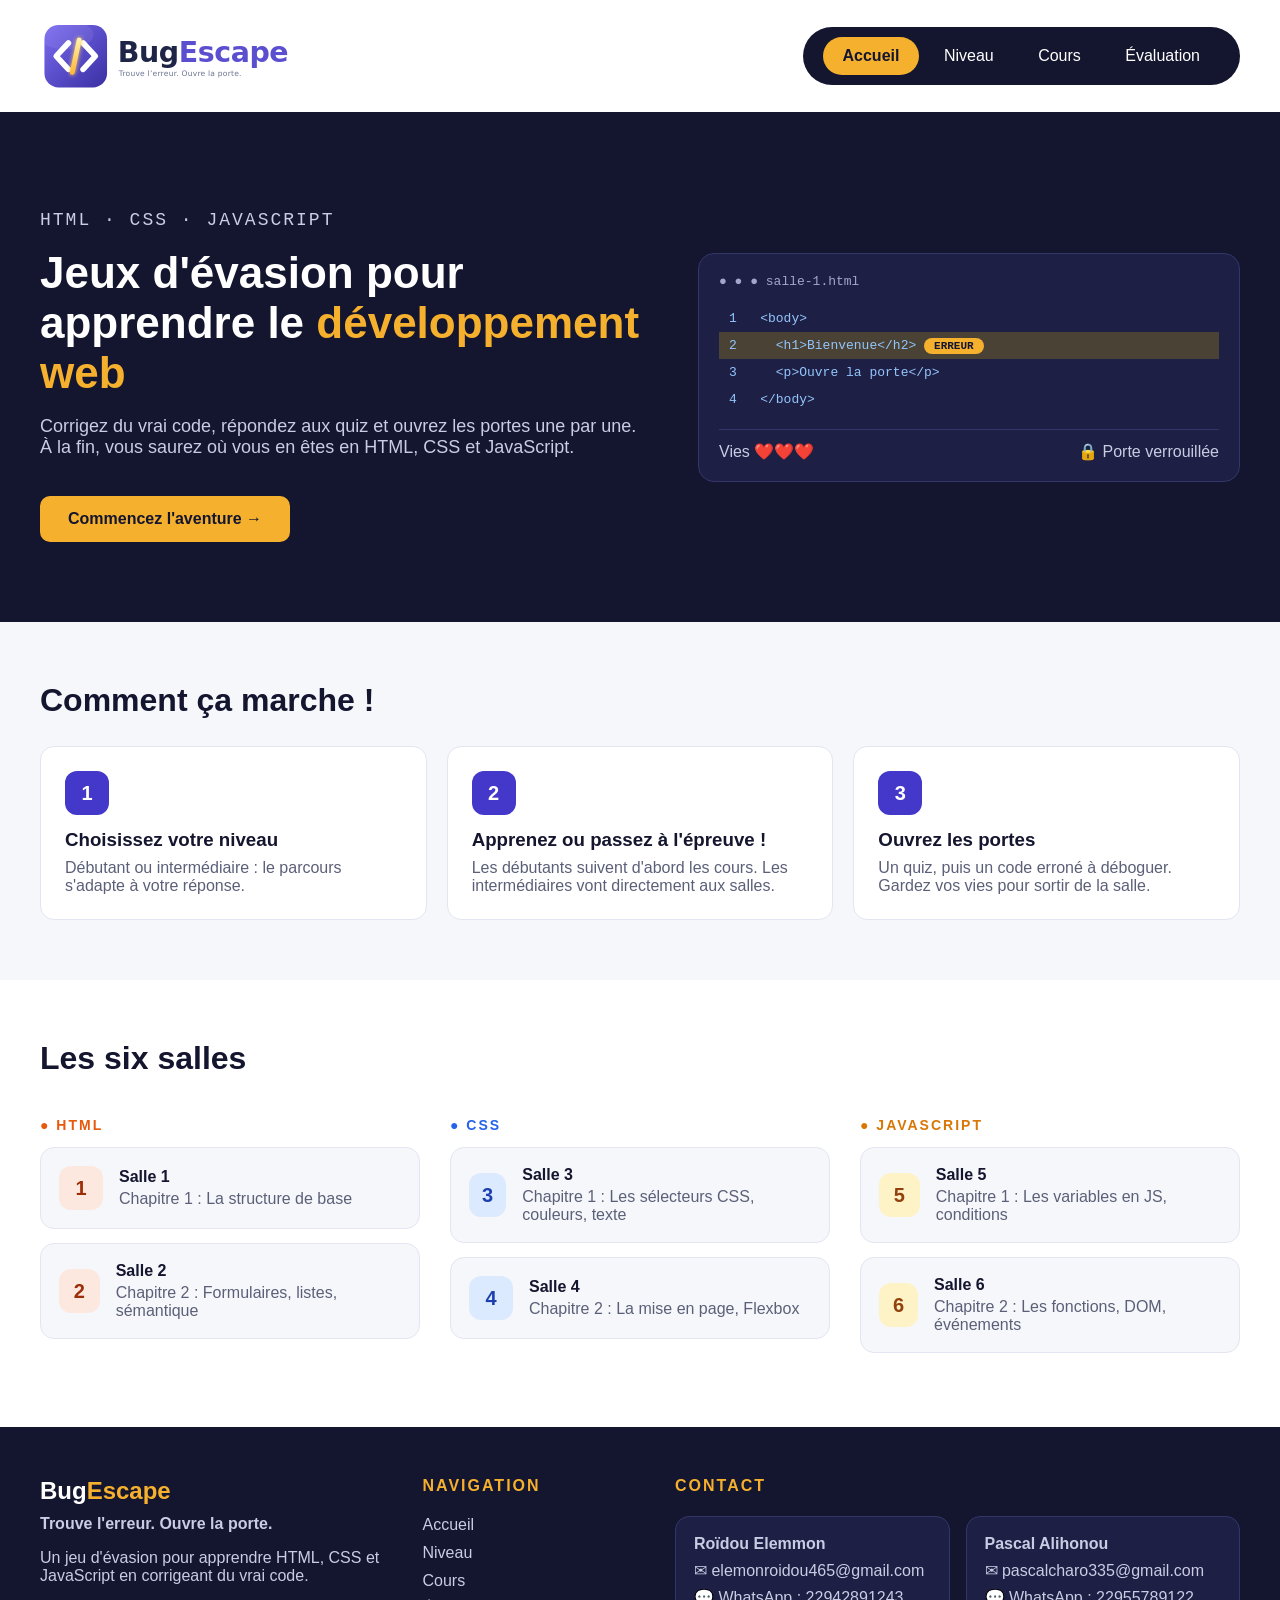
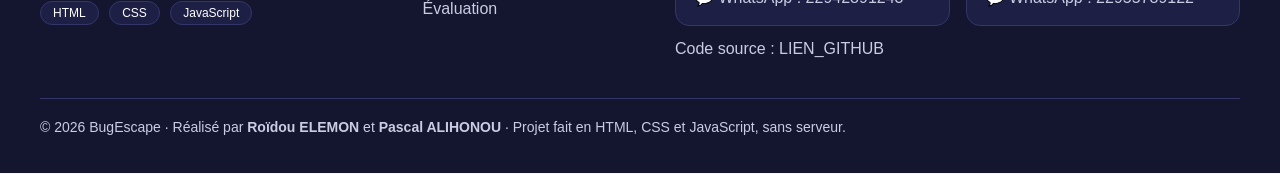
<file: index.html>
<!doctype html>
<html lang="fr">
  <head>
    <meta charset="UTF-8" />
    <meta name="viewport" content="width=device-width, initial-scale=1" />
    <title>BugEscape</title>
    <link rel="stylesheet" href="style.css" />
  </head>
  <body>
    <!-- EN-TÊTE : logo + slogan, et menu -->
    <header>
      <div class="logo">
        <img src="images/logo-horizontal.svg" alt="Logo BugEscape" />
      </div>

      <nav>
        <a href="index.html" class="actif">Accueil</a>
        <a href="niveau.html">Niveau</a>
        <a href="cours.html">Cours</a>
        <a href="evaluation.html">Évaluation</a>
      </nav>
    </header>

    <!-- SECTION D'ACCUEIL : texte à gauche, aperçu du code à droite -->
    <section class="accueil">
      <div class="accueil-texte">
        <p class="surtitre">HTML · CSS · JAVASCRIPT</p>
        <h1>
          Jeux d'évasion pour apprendre le
          <span class="or">développement web</span>
        </h1>
        <p>
          Corrigez du vrai code, répondez aux quiz et ouvrez les portes une par
          une. À la fin, vous saurez où vous en êtes en HTML, CSS et JavaScript.
        </p>
        <a href="niveau.html" class="bouton">Commencez l'aventure →</a>
      </div>

      <div class="apercu">
        <p class="nom-fichier">● ● ● salle-1.html</p>

        <div class="code">
          <p>1 &nbsp; &lt;body&gt;</p>
          <p class="erreur">
            2 &nbsp;&nbsp;&nbsp; &lt;h1&gt;Bienvenue&lt;/h2&gt;
            <span class="etiquette">ERREUR</span>
          </p>
          <p>3 &nbsp;&nbsp;&nbsp; &lt;p&gt;Ouvre la porte&lt;/p&gt;</p>
          <p>4 &nbsp; &lt;/body&gt;</p>
        </div>

        <div class="etat">
          <span>Vies ❤️❤️❤️</span>
          <span>🔒 Porte verrouillée</span>
        </div>
      </div>
    </section>

    <!-- COMMENT ÇA MARCHE -->
    <section class="etapes">
      <h2>Comment ça marche !</h2>
      <div class="cartes">
        <div class="carte">
          <span class="numero">1</span>
          <h3>Choisissez votre niveau</h3>
          <p>
            Débutant ou intermédiaire : le parcours s'adapte à votre réponse.
          </p>
        </div>
        <div class="carte">
          <span class="numero">2</span>
          <h3>Apprenez ou passez à l'épreuve !</h3>
          <p>
            Les débutants suivent d'abord les cours. Les intermédiaires vont
            directement aux salles.
          </p>
        </div>
        <div class="carte">
          <span class="numero">3</span>
          <h3>Ouvrez les portes</h3>
          <p>
            Un quiz, puis un code erroné à déboguer. Gardez vos vies pour sortir
            de la salle.
          </p>
        </div>
      </div>
    </section>

    <!-- LES SIX SALLES : trois colonnes -->
    <section class="salles">
      <h2>Les six salles</h2>

      <div class="colonnes">
        <div class="colonne">
          <h3 class="langage html">● HTML</h3>
          <div class="salle html">
            <span class="numero">1</span>
            <div>
              <strong>Salle 1</strong>
              <p>Chapitre 1 : La structure de base</p>
            </div>
          </div>
          <div class="salle html">
            <span class="numero">2</span>
            <div>
              <strong>Salle 2</strong>
              <p>Chapitre 2 : Formulaires, listes, sémantique</p>
            </div>
          </div>
        </div>

        <div class="colonne">
          <h3 class="langage css">● CSS</h3>
          <div class="salle css">
            <span class="numero">3</span>
            <div>
              <strong>Salle 3</strong>
              <p>Chapitre 1 : Les sélecteurs CSS, couleurs, texte</p>
            </div>
          </div>
          <div class="salle css">
            <span class="numero">4</span>
            <div>
              <strong>Salle 4</strong>
              <p>Chapitre 2 : La mise en page, Flexbox</p>
            </div>
          </div>
        </div>

        <div class="colonne">
          <h3 class="langage js">● JAVASCRIPT</h3>
          <div class="salle js">
            <span class="numero">5</span>
            <div>
              <strong>Salle 5</strong>
              <p>Chapitre 1 : Les variables en JS, conditions</p>
            </div>
          </div>
          <div class="salle js">
            <span class="numero">6</span>
            <div>
              <strong>Salle 6</strong>
              <p>Chapitre 2 : Les fonctions, DOM, événements</p>
            </div>
          </div>
        </div>
      </div>
    </section>

    <!-- PIED DE PAGE -->
    <footer>
      <div class="pied-haut">
        <div class="pied-marque">
          <h3>Bug<span class="or">Escape</span></h3>
          <strong>Trouve l'erreur. Ouvre la porte.</strong>
          <p>
            Un jeu d'évasion pour apprendre HTML, CSS et JavaScript en
            corrigeant du vrai code.
          </p>
          <p>
            <span class="pastille">HTML</span>
            <span class="pastille">CSS</span>
            <span class="pastille">JavaScript</span>
          </p>
        </div>

        <div class="pied-nav">
          <h4>NAVIGATION</h4>
          <a href="index.html">Accueil</a>
          <a href="niveau.html">Niveau</a>
          <a href="cours.html">Cours</a>
          <a href="evaluation.html">Évaluation</a>
        </div>

        <div class="pied-contact">
          <h4>CONTACT</h4>
          <div class="cartes-contact">
            <div class="carte-contact">
              <strong>Roïdou Elemmon</strong>
              <a href="mailto:elemonroidou465@gmail.com">✉ elemonroidou465@gmail.com</a>
              <a href="https://wa.me/22942891243"
                >💬 WhatsApp : 22942891243</a
              >
            </div>
            <div class="carte-contact">
              <strong>Pascal Alihonou</strong>
              <a href="mailto:pascalcharo335@gmail.com">✉ pascalcharo335@gmail.com</a>
              <a href="https://wa.me/22955789122"
                >💬 WhatsApp : 22955789122</a
              >
            </div>
          </div>
          <a href="LIEN_GITHUB">Code source : LIEN_GITHUB</a>
        </div>
      </div>

      <p class="pied-bas">
        © 2026 BugEscape · Réalisé par <strong>Roïdou ELEMON</strong> et
        <strong>Pascal ALIHONOU</strong> · Projet fait en HTML, CSS et
        JavaScript, sans serveur.
      </p>
    </footer>
  </body>
</html>
</file>
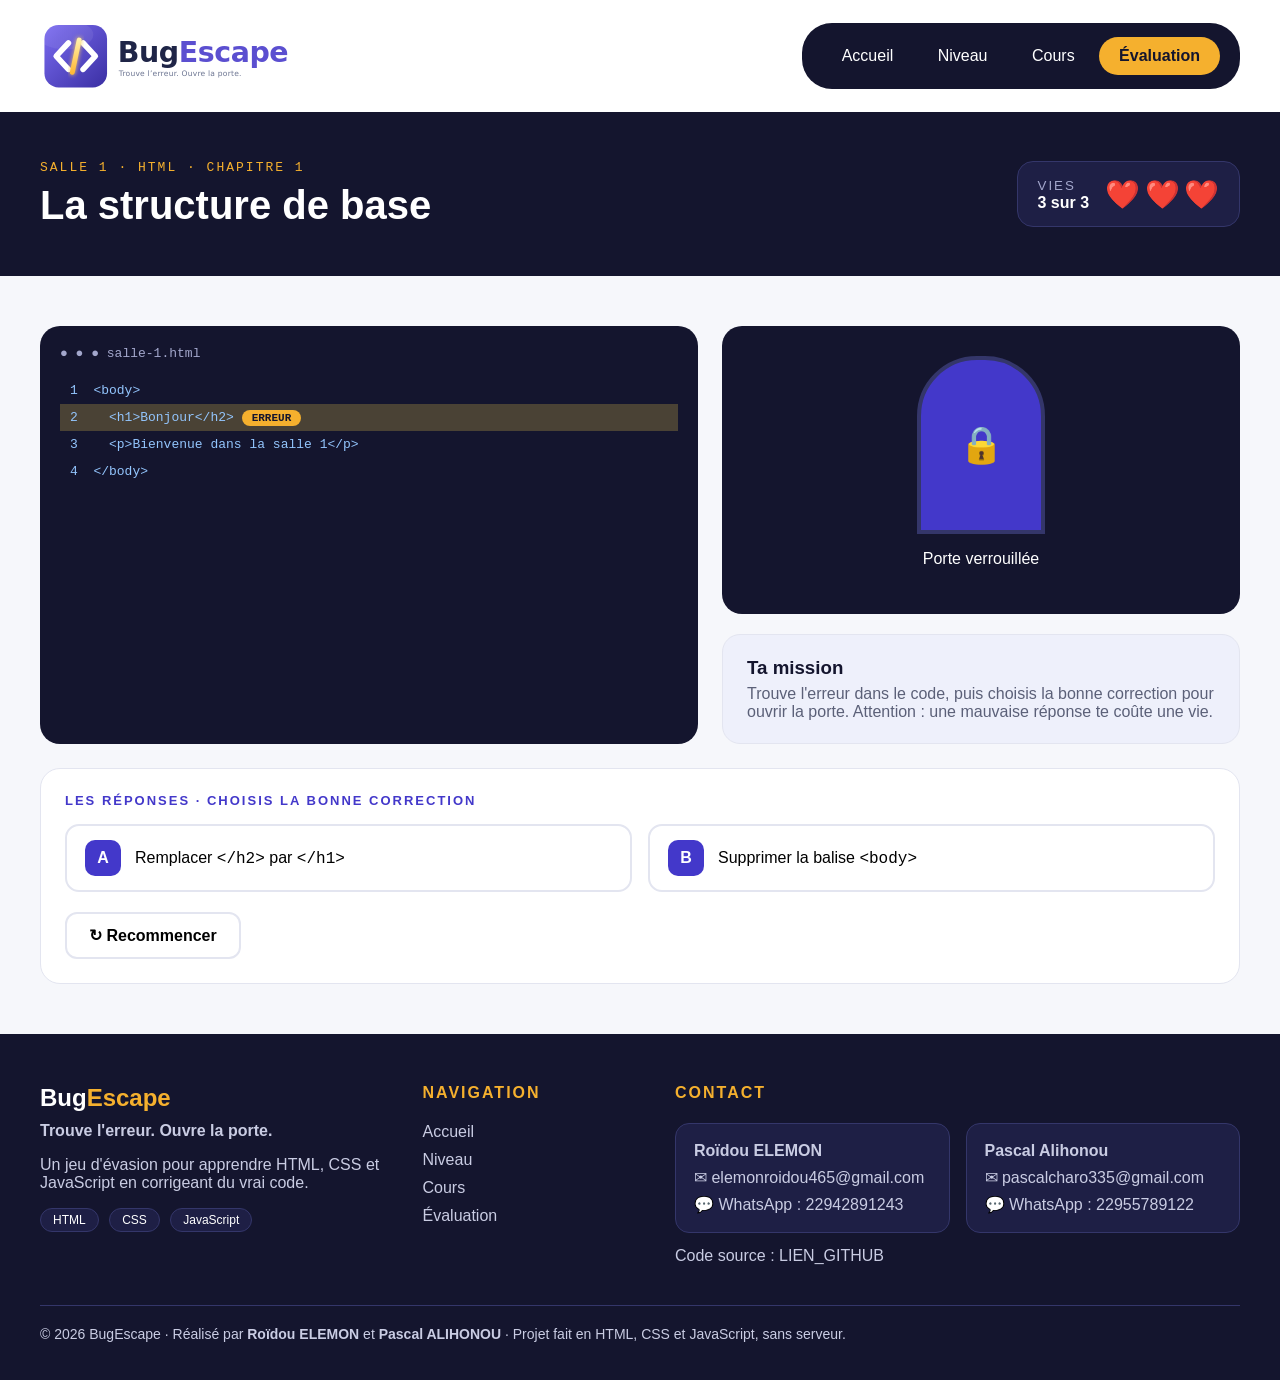
<file: evaluation.html>
<!doctype html>
<html lang="fr">
  <head>
    <meta charset="UTF-8" />
    <meta name="viewport" content="width=device-width, initial-scale=1" />
    <title>Évaluation – BugEscape</title>
    <link rel="stylesheet" href="evaluation.css" />
    <script src="evaluation.js" defer></script>
  </head>
  <body>
    <!-- EN-TÊTE : le lien actif est maintenant "Évaluation" -->
    <header>
      <div class="logo">
        <img src="images/logo-horizontal.svg" alt="BugEscape" />
      </div>
      <nav>
        <a href="index.html">Accueil</a>
        <a href="niveau.html">Niveau</a>
        <a href="cours.html">Cours</a>
        <a href="evaluation.html" class="actif">Évaluation</a>
      </nav>
    </header>

    <!-- BANDEAU : nom de la salle à gauche, vies à droite -->
    <section class="bandeau">
      <div>
        <p class="surtitre" id="sous-titre-salle">
          SALLE 1 · HTML · CHAPITRE 1
        </p>
        <h1 id="titre-salle">La structure de base</h1>
      </div>

      <div class="vies-boite">
        <div>
          <small>VIES</small><br />
          <strong id="vies-texte">3 sur 3</strong>
        </div>
        <div id="vies">
          <span class="coeur">❤️</span>
          <span class="coeur">❤️</span>
          <span class="coeur">❤️</span>
        </div>
      </div>
    </section>

    <!-- ZONE DE JEU -->
    <section class="evaluation">
      <div class="jeu">
        <!-- Le code à corriger -->
        <div class="fenetre-code">
          <p class="nom-fichier">
            ● ● ● <span id="nom-fichier">salle-1.html</span>
          </p>
          <div class="code" id="code">
            <p>1 &nbsp; &lt;body&gt;</p>
            <p class="erreur" id="ligne-erreur">
              2 &nbsp;&nbsp;&nbsp; &lt;h1&gt;Bonjour&lt;/h2&gt;
              <span class="etiquette" id="etiquette">ERREUR</span>
            </p>
            <p>
              3 &nbsp;&nbsp;&nbsp; &lt;p&gt;Bienvenue dans la salle 1&lt;/p&gt;
            </p>
            <p>4 &nbsp; &lt;/body&gt;</p>
          </div>
        </div>

        <!-- Côté droit : la porte et le message -->
        <div class="cote-droit">
          <div class="porte-boite">
            <div class="porte" id="porte">🔒</div>
            <p id="etat-porte">Porte verrouillée</p>
          </div>

          <div class="message" id="message">
            <h3 id="message-titre">Ta mission</h3>
            <p id="message-texte">
              Trouve l'erreur dans le code, puis choisis la bonne correction
              pour ouvrir la porte. Attention : une mauvaise réponse te coûte
              une vie.
            </p>
          </div>
        </div>
      </div>

      <!-- Les réponses -->
      <div class="reponses-boite">
        <p class="titre-reponses">LES RÉPONSES · CHOISIS LA BONNE CORRECTION</p>

        <div class="liste-reponses">
          <button class="reponse" id="reponse-a">
            <span class="lettre">A</span>
            <span
              >Remplacer <code>&lt;/h2&gt;</code> par
              <code>&lt;/h1&gt;</code></span
            >
          </button>
          <button class="reponse" id="reponse-b">
            <span class="lettre">B</span>
            <span>Supprimer la balise <code>&lt;body&gt;</code></span>
          </button>
        </div>

        <div class="boutons">
          <button class="btn-recommencer" id="btn-recommencer">
            ↻ Recommencer
          </button>
          <button class="btn-suivant" id="btn-suivant" hidden>
            Salle suivante →
          </button>
        </div>
      </div>
    </section>

    <!-- PIED DE PAGE : identique à index.html -->
    <footer>
      <div class="pied-haut">
        <div class="pied-marque">
          <h3>Bug<span class="or">Escape</span></h3>
          <strong>Trouve l'erreur. Ouvre la porte.</strong>
          <p>
            Un jeu d'évasion pour apprendre HTML, CSS et JavaScript en
            corrigeant du vrai code.
          </p>
          <p>
            <span class="pastille">HTML</span>
            <span class="pastille">CSS</span>
            <span class="pastille">JavaScript</span>
          </p>
        </div>

        <div class="pied-nav">
          <h4>NAVIGATION</h4>
          <a href="index.html">Accueil</a>
          <a href="niveau.html">Niveau</a>
          <a href="cours.html">Cours</a>
          <a href="evaluation.html">Évaluation</a>
        </div>

        <div class="pied-contact">
          <h4>CONTACT</h4>
          <div class="cartes-contact">
            <div class="carte-contact">
              <strong>Roïdou ELEMON</strong>
              <a href="mailto:elemonroidou465@gmail.com">✉ elemonroidou465@gmail.com</a>
              <a href="https://wa.me/22942891243"
                >💬 WhatsApp : 22942891243</a
              >
            </div>
            <div class="carte-contact">
              <strong>Pascal Alihonou</strong>
              <a href="mailto:pascalcharo335@gmail.com">✉ pascalcharo335@gmail.com</a>
              <a href="https://wa.me/22955789122"
                >💬 WhatsApp : 22955789122</a
              >
            </div>
          </div>
          <a href="LIEN_GITHUB">Code source : LIEN_GITHUB</a>
        </div>
      </div>

      <p class="pied-bas">
        © 2026 BugEscape · Réalisé par <strong>Roïdou ELEMON</strong> et
        <strong>Pascal ALIHONOU</strong> · Projet fait en HTML, CSS et
        JavaScript, sans serveur.
      </p>
    </footer>
  </body>
</html>
</file>
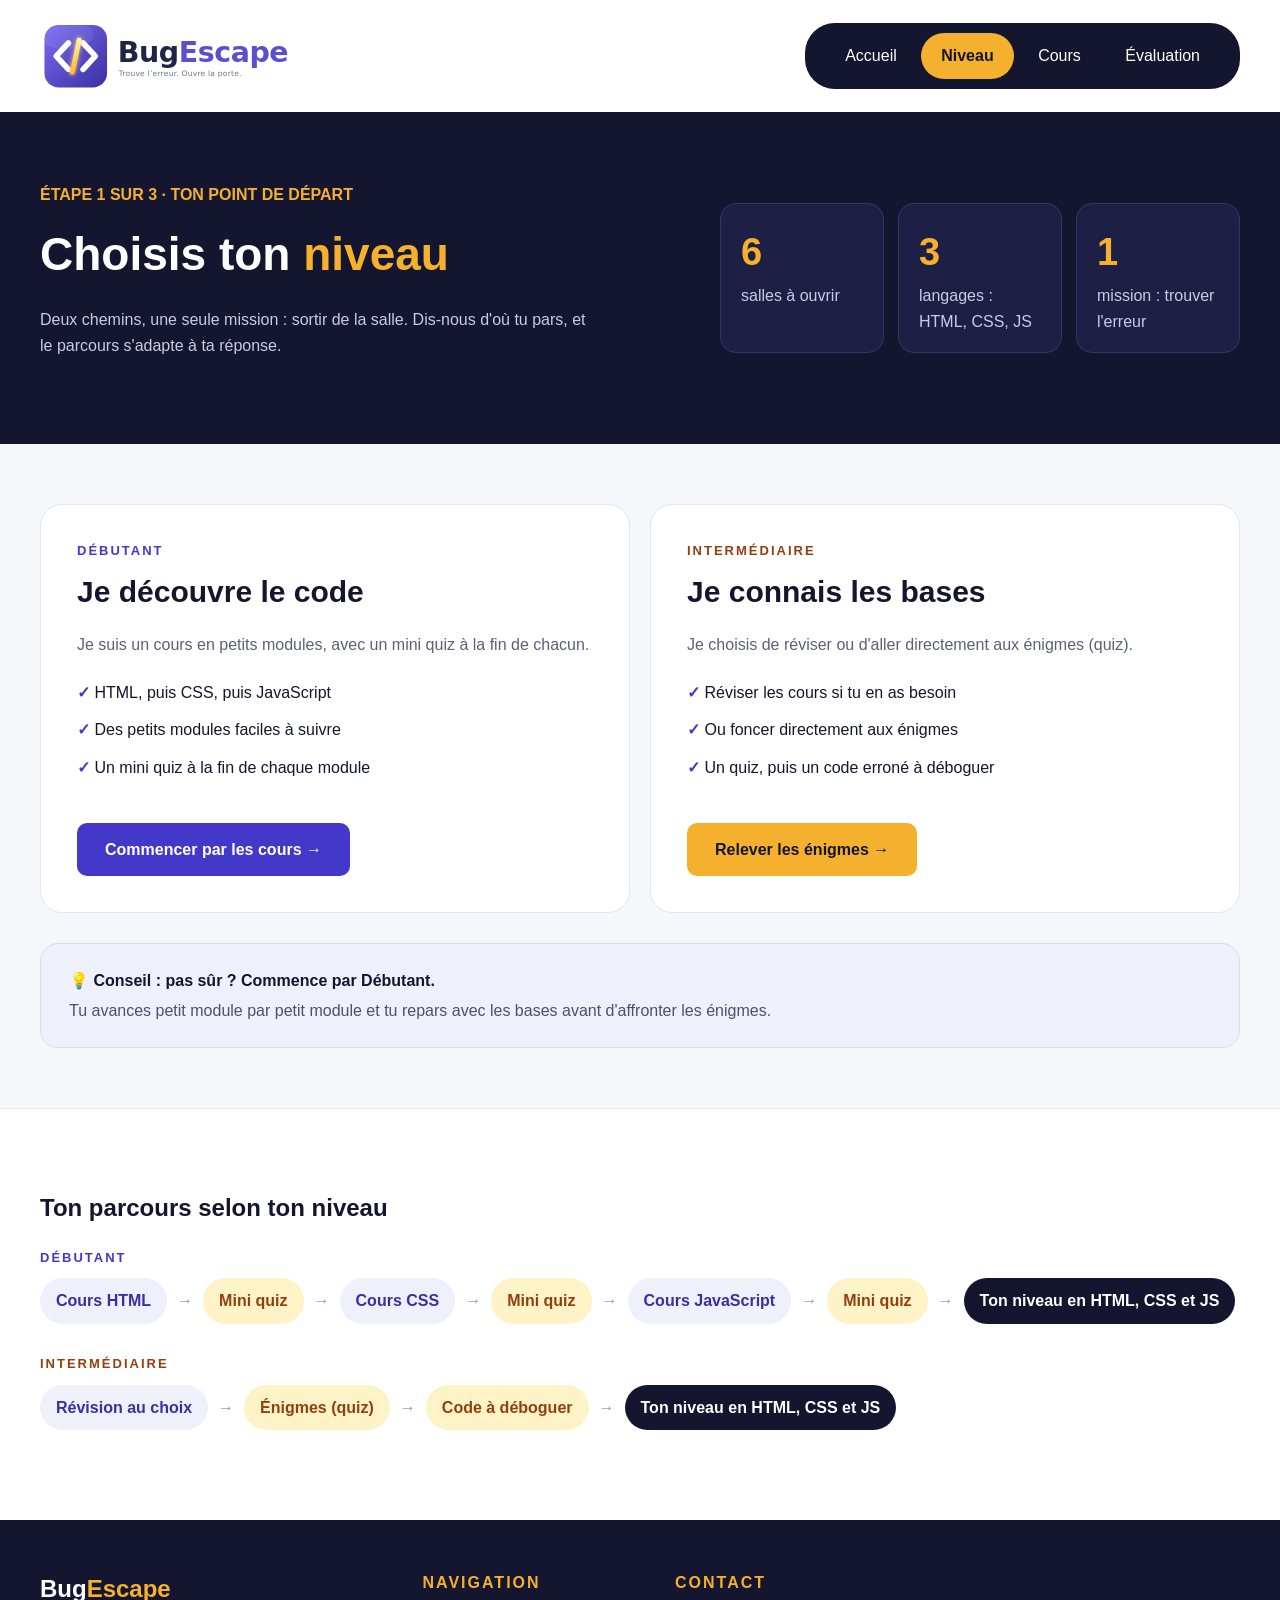
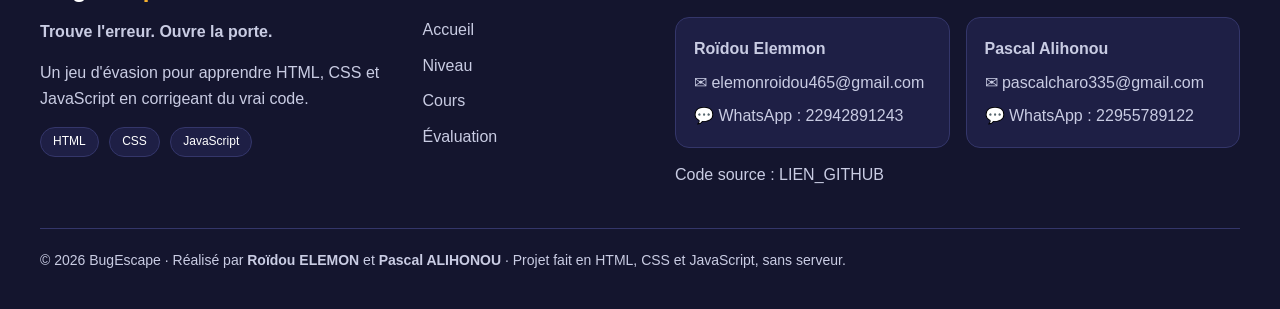
<file: niveau.html>
<!doctype html>
<html lang="fr">
  <head>
    <meta charset="UTF-8" />
    <meta name="viewport" content="width=device-width, initial-scale=1" />
    <title>BugEscape - Niveau</title>
    <link rel="stylesheet" href="niveau.css" />
  </head>
  <body>
    <!-- EN-TÊTE -->
    <header>
      <img src="images/logo-horizontal.svg" alt="BugEscape" class="logo" />
      <nav>
        <a href="index.html">Accueil</a>
        <a href="niveau.html" class="actif">Niveau</a>
        <a href="cours.html">Cours</a>
        <a href="evaluation.html">Évaluation</a>
      </nav>
    </header>

    <!-- TITRE DE LA PAGE + 3 CHIFFRES -->
    <section class="titre-page">
      <div class="titre-texte">
        <p class="surtitre">ÉTAPE 1 SUR 3 · TON POINT DE DÉPART</p>
        <h1>Choisis ton <span class="or">niveau</span></h1>
        <p>
          Deux chemins, une seule mission : sortir de la salle. Dis-nous d'où tu
          pars, et le parcours s'adapte à ta réponse.
        </p>
      </div>

      <div class="chiffres">
        <div class="chiffre"><strong>6</strong> salles à ouvrir</div>
        <div class="chiffre"><strong>3</strong> langages : HTML, CSS, JS</div>
        <div class="chiffre"><strong>1</strong> mission : trouver l'erreur</div>
      </div>
    </section>

    <!-- LES DEUX NIVEAUX -->
    <section class="niveaux">
      <div class="cartes">
        <article class="carte-niveau">
          <p class="etiquette bleu">DÉBUTANT</p>
          <h2>Je découvre le code</h2>
          <p class="description">
            Je suis un cours en petits modules, avec un mini quiz à la fin de
            chacun.
          </p>
          <ul>
            <li>HTML, puis CSS, puis JavaScript</li>
            <li>Des petits modules faciles à suivre</li>
            <li>Un mini quiz à la fin de chaque module</li>
          </ul>
          <a href="cours.html" class="bouton bleu">Commencer par les cours →</a>
        </article>

        <article class="carte-niveau">
          <p class="etiquette brun">INTERMÉDIAIRE</p>
          <h2>Je connais les bases</h2>
          <p class="description">
            Je choisis de réviser ou d'aller directement aux énigmes (quiz).
          </p>
          <ul>
            <li>Réviser les cours si tu en as besoin</li>
            <li>Ou foncer directement aux énigmes</li>
            <li>Un quiz, puis un code erroné à déboguer</li>
          </ul>
          <a href="evaluation.html" class="bouton">Relever les énigmes →</a>
        </article>
      </div>

      <!-- CONSEIL -->
      <div class="conseil">
        <strong>💡 Conseil : pas sûr ? Commence par Débutant.</strong>
        <p>
          Tu avances petit module par petit module et tu repars avec les bases
          avant d'affronter les énigmes.
        </p>
      </div>
    </section>

    <!-- PARCOURS -->
    <section class="parcours">
      <h2>Ton parcours selon ton niveau</h2>

      <p class="etiquette bleu">DÉBUTANT</p>
      <div class="etapes-ligne">
        <span class="cours-etape">Cours HTML</span> →
        <span class="quiz-etape">Mini quiz</span> →
        <span class="cours-etape">Cours CSS</span> →
        <span class="quiz-etape">Mini quiz</span> →
        <span class="cours-etape">Cours JavaScript</span> →
        <span class="quiz-etape">Mini quiz</span> →
        <span class="fin-etape">Ton niveau en HTML, CSS et JS</span>
      </div>

      <p class="etiquette brun">INTERMÉDIAIRE</p>
      <div class="etapes-ligne">
        <span class="cours-etape">Révision au choix</span> →
        <span class="quiz-etape">Énigmes (quiz)</span> →
        <span class="quiz-etape">Code à déboguer</span> →
        <span class="fin-etape">Ton niveau en HTML, CSS et JS</span>
      </div>
    </section>

    <!-- PIED DE PAGE -->
    <footer>
      <div class="pied-haut">
        <div class="pied-marque">
          <h3>Bug<span class="or">Escape</span></h3>
          <strong>Trouve l'erreur. Ouvre la porte.</strong>
          <p>
            Un jeu d'évasion pour apprendre HTML, CSS et JavaScript en
            corrigeant du vrai code.
          </p>
          <p>
            <span class="pastille">HTML</span>
            <span class="pastille">CSS</span>
            <span class="pastille">JavaScript</span>
          </p>
        </div>

        <div class="pied-nav">
          <h4>NAVIGATION</h4>
          <a href="index.html">Accueil</a>
          <a href="niveau.html">Niveau</a>
          <a href="cours.html">Cours</a>
          <a href="evaluation.html">Évaluation</a>
        </div>

        <div class="pied-contact">
          <h4>CONTACT</h4>
          <div class="cartes-contact">
            <div class="carte-contact">
              <strong>Roïdou Elemmon</strong>
              <a href="mailto:elemonroidou465@gmail.com"
                >✉ elemonroidou465@gmail.com</a
              >
              <a href="https://wa.me/22942891243">💬 WhatsApp : 22942891243</a>
            </div>
            <div class="carte-contact">
              <strong>Pascal Alihonou</strong>
              <a href="mailto:pascalcharo335@gmail.com"
                >✉ pascalcharo335@gmail.com</a
              >
              <a href="https://wa.me/22955789122">💬 WhatsApp : 22955789122</a>
            </div>
          </div>
          <a href="LIEN_GITHUB">Code source : LIEN_GITHUB </a>
        </div>
      </div>

      <p class="pied-bas">
        © 2026 BugEscape · Réalisé par <strong>Roïdou ELEMON</strong> et
        <strong>Pascal ALIHONOU</strong> · Projet fait en HTML, CSS et
        JavaScript, sans serveur.
      </p>
    </footer>
  </body>
</html>
</file>
<file: style.css>
/* ===== POUR TOUT LE SITE ===== */
body {
    margin: 0;
    font-family: Arial, sans-serif;
    background: #f6f7fb;
    color: #14152e;
}

a {
    text-decoration: none;
}

.or {
    color: #f5b02e;
}

.bleu {
    color: #4338ca;
}


/* ===== EN-TÊTE ET MENU ===== */
header {
    display: flex;
    justify-content: space-between;
    align-items: center;
    flex-wrap: wrap;
    gap: 16px;
    padding: 16px 40px;
    background: white;
}

.logo {
    display: flex;
    align-items: center;
    gap: 12px;
}

.logo img {
    height: 80px;
}

nav {
    background: #14152e;
    padding: 10px 20px;
    border-radius: 30px;
}

nav a {
    display: inline-block;
    padding: 10px 20px;
    color: white;
    border-radius: 30px;
    transition: background 0.3s, color 0.3s;
}

nav a:hover {
    background: #2b2d5e;
}

nav a.actif {
    background: #f5b02e;
    color: #14152e;
    font-weight: bold;
}


/* ===== SECTION D'ACCUEIL ===== */
.accueil {
    display: flex;
    flex-wrap: wrap;
    align-items: center;
    gap: 50px;
    background: #14152e;
    color: white;
    padding: 80px 40px;
}

.accueil-texte {
    flex: 1 1 400px;
}

.surtitre {
    color: #f5b02e;
    font-family: monospace;
    letter-spacing: 2px;
}

.accueil h1 {
    font-size: 44px;
    margin: 10px 0;
}

.accueil-texte p {
    font-size: 18px;
    color: #c9cce3;
}

.bouton {
    display: inline-block;
    margin-top: 20px;
    padding: 14px 28px;
    background: #f5b02e;
    color: #14152e;
    font-weight: bold;
    border-radius: 10px;
    transition: background 0.3s;
}

.bouton:hover {
    background: #ffc654;
}

/* Aperçu du code à droite */
.apercu {
    flex: 1 1 350px;
    max-width: 500px;
    background: #1e1f45;
    border: 1px solid #34366a;
    border-radius: 16px;
    padding: 20px;
}

.nom-fichier {
    margin: 0 0 16px 0;
    color: #a3a7cc;
    font-family: monospace;
}

.code p {
    margin: 0;
    padding: 6px 10px;
    font-family: monospace;
    color: #93c5fd;
}

.code .erreur {
    background: #4a4235;
}

.etiquette {
    background: #f5b02e;
    color: #14152e;
    font-size: 11px;
    font-weight: bold;
    padding: 2px 10px;
    border-radius: 20px;
}

.etat {
    display: flex;
    justify-content: space-between;
    margin-top: 16px;
    padding-top: 12px;
    border-top: 1px solid #34366a;
    color: #c9cce3;
}


/* ===== COMMENT ÇA MARCHE ===== */
.etapes,
.salles {
    padding: 60px 40px;
}

.etapes h2,
.salles h2 {
    font-size: 32px;
    margin-top: 0;
}

.cartes {
    display: flex;
    flex-wrap: wrap;
    gap: 20px;
}

.carte {
    flex: 1 1 260px;
    background: white;
    padding: 24px;
    border-radius: 14px;
    border: 1px solid #e3e5f0;
}

.carte h3 {
    margin: 14px 0 8px 0;
}

.carte p {
    margin: 0;
    color: #5b6078;
}

.numero {
    display: inline-block;
    width: 44px;
    height: 44px;
    line-height: 44px;
    text-align: center;
    background: #4338ca;
    color: white;
    font-weight: bold;
    font-size: 20px;
    border-radius: 12px;
}


/* ===== LES SIX SALLES ===== */
.salles {
    background: white;
}

.colonnes {
    display: flex;
    flex-wrap: wrap;
    gap: 30px;
}

.colonne {
    flex: 1 1 280px;
}

.langage {
    font-size: 14px;
    letter-spacing: 2px;
}

.salle {
    display: flex;
    align-items: center;
    gap: 16px;
    margin-bottom: 14px;
    padding: 18px;
    background: #f6f7fb;
    border: 1px solid #e3e5f0;
    border-radius: 14px;
}

.salle p {
    margin: 4px 0 0 0;
    color: #5b6078;
}

/* Une couleur par langage */
.langage.html {
    color: #e8590c;
}

.langage.css {
    color: #2563eb;
}

.langage.js {
    color: #d97706;
}

.html .numero {
    background: #fde8e0;
    color: #9c2f0a;
}

.css .numero {
    background: #dbeafe;
    color: #1e40af;
}

.js .numero {
    background: #fef3c7;
    color: #92400e;
}


/* ===== PIED DE PAGE ===== */
footer {
    background: #14152e;
    color: #c9cce3;
    padding: 50px 40px 24px 40px;
}

.pied-haut {
    display: flex;
    flex-wrap: wrap;
    gap: 40px;
}

.pied-marque {
    flex: 1 1 250px;
}

.pied-marque h3 {
    margin: 0 0 10px 0;
    font-size: 24px;
    color: white;
}

.pastille {
    display: inline-block;
    padding: 4px 12px;
    margin-right: 6px;
    background: #1e1f45;
    border: 1px solid #34366a;
    border-radius: 20px;
    font-size: 12px;
    color: white;
}

footer h4 {
    margin-top: 0;
    color: #f5b02e;
    letter-spacing: 2px;
}

.pied-nav {
    flex: 1 1 120px;
}

.pied-nav a {
    display: block;
    margin-bottom: 10px;
}

.pied-contact {
    flex: 2 1 380px;
}

.cartes-contact {
    display: flex;
    flex-wrap: wrap;
    gap: 16px;
    margin-bottom: 14px;
}

.carte-contact {
    flex: 1 1 200px;
    padding: 18px;
    background: #1e1f45;
    border: 1px solid #34366a;
    border-radius: 14px;
}

.carte-contact a {
    display: block;
    margin-top: 8px;
}

footer a {
    color: #c9cce3;
}

footer a:hover {
    color: white;
}

.pied-bas {
    margin-top: 40px;
    padding-top: 20px;
    border-top: 1px solid #34366a;
    font-size: 14px;
}


/* ===== TÉLÉPHONE ===== */
@media (max-width: 600px) {

    header,
    .accueil,
    .etapes,
    .salles,
    footer {
        padding-left: 20px;
        padding-right: 20px;
    }

    .accueil h1 {
        font-size: 32px;
    }
}
</file>
<file: evaluation.css>
/* ===== POUR TOUT LE SITE ===== */
body {
  margin: 0;
  font-family: Arial, sans-serif;
  background: #f6f7fb;
  color: #14152e;
}

a {
  text-decoration: none;
}

.or {
  color: #f5b02e;
}

.bleu {
  color: #4338ca;
}


/* ===== EN-TÊTE ET MENU ===== */
header {
    display: flex;
    justify-content: space-between;
    align-items: center;
    flex-wrap: wrap;
    gap: 16px;
    padding: 16px 40px;
    background: white;
}

.logo {
    display: flex;
    align-items: center;
    gap: 12px;
}

header img,
.logo img {
    height: 80px;
}

nav {
    background: #14152e;
    padding: 14px 20px;
    border-radius: 30px;
}

nav a {
    display: inline-block;
    padding: 10px 20px;
    color: white;
    border-radius: 30px;
    transition: background 0.3s, color 0.3s;
}

nav a:hover {
    background: #2b2d5e;
}

nav a.actif {
    background: #f5b02e;
    color: #14152e;
    font-weight: bold;
}


/* ===== SECTION D'ACCUEIL ===== */
.accueil {
  display: flex;
  flex-wrap: wrap;
  align-items: center;
  gap: 50px;
  background: #14152e;
  color: white;
  padding: 80px 40px;
}

.accueil-texte {
  flex: 1 1 400px;
}

.surtitre {
  color: #f5b02e;
  font-family: monospace;
  letter-spacing: 2px;
}

.accueil h1 {
  font-size: 44px;
  margin: 10px 0;
}

.accueil-texte p {
  font-size: 18px;
  color: #c9cce3;
}

.bouton {
  display: inline-block;
  margin-top: 20px;
  padding: 14px 28px;
  background: #f5b02e;
  color: #14152e;
  font-weight: bold;
  border-radius: 10px;
  transition: background 0.3s;
}

.bouton:hover {
  background: #ffc654;
}

/* Aperçu du code à droite */
.apercu {
  flex: 1 1 350px;
  max-width: 500px;
  background: #1e1f45;
  border: 1px solid #34366a;
  border-radius: 16px;
  padding: 20px;
}

.nom-fichier {
  margin: 0 0 16px 0;
  color: #a3a7cc;
  font-family: monospace;
}

.code p {
  margin: 0;
  padding: 6px 10px;
  font-family: monospace;
  color: #93c5fd;
  white-space: pre-wrap;
}

.code .erreur {
  background: #4a4235;
}

.etiquette {
  background: #f5b02e;
  color: #14152e;
  font-size: 11px;
  font-weight: bold;
  padding: 2px 10px;
  border-radius: 20px;
}

.etat {
  display: flex;
  justify-content: space-between;
  margin-top: 16px;
  padding-top: 12px;
  border-top: 1px solid #34366a;
  color: #c9cce3;
}


/* ===== COMMENT ÇA MARCHE ===== */
.etapes, .salles {
  padding: 60px 40px;
}

.etapes h2, .salles h2 {
  font-size: 32px;
  margin-top: 0;
}

.cartes {
  display: flex;
  flex-wrap: wrap;
  gap: 20px;
}

.carte {
  flex: 1 1 260px;
  background: white;
  padding: 24px;
  border-radius: 14px;
  border: 1px solid #e3e5f0;
}

.carte h3 {
  margin: 14px 0 8px 0;
}

.carte p {
  margin: 0;
  color: #5b6078;
}

.numero {
  display: inline-block;
  width: 44px;
  height: 44px;
  line-height: 44px;
  text-align: center;
  background: #4338ca;
  color: white;
  font-weight: bold;
  font-size: 20px;
  border-radius: 12px;
}


/* ===== LES SIX SALLES ===== */
.salles {
  background: white;
}

.colonnes {
  display: flex;
  flex-wrap: wrap;
  gap: 30px;
}

.colonne {
  flex: 1 1 280px;
}

.langage {
  font-size: 14px;
  letter-spacing: 2px;
}

.salle {
  display: flex;
  align-items: center;
  gap: 16px;
  margin-bottom: 14px;
  padding: 18px;
  background: #f6f7fb;
  border: 1px solid #e3e5f0;
  border-radius: 14px;
}

.salle p {
  margin: 4px 0 0 0;
  color: #5b6078;
}

/* Une couleur par langage */
.langage.html { color: #e8590c; }
.langage.css  { color: #2563eb; }
.langage.js   { color: #d97706; }

.html .numero { background: #fde8e0; color: #9c2f0a; }
.css .numero  { background: #dbeafe; color: #1e40af; }
.js .numero   { background: #fef3c7; color: #92400e; }


/* ===== PAGE ÉVALUATION : BANDEAU ET VIES ===== */
.bandeau {
  display: flex;
  justify-content: space-between;
  align-items: center;
  flex-wrap: wrap;
  gap: 20px;
  background: #14152e;
  color: white;
  padding: 48px 40px;
}

.bandeau h1 {
  margin: 8px 0 0 0;
  font-size: 40px;
}

.surtitre {
  margin: 0;
}

.vies-boite {
  display: flex;
  align-items: center;
  gap: 16px;
  padding: 14px 20px;
  background: #1e1f45;
  border: 1px solid #34366a;
  border-radius: 16px;
}

.vies-boite small {
  color: #a3a7cc;
  letter-spacing: 2px;
}

.coeur {
  font-size: 28px;
}

.coeur.perdu {
  opacity: 0.3;
}


/* ===== PAGE ÉVALUATION : ZONE DE JEU ===== */
.evaluation {
  padding: 50px 40px;
}

.jeu {
  display: flex;
  flex-wrap: wrap;
  gap: 24px;
}

.fenetre-code {
  flex: 1 1 450px;
  background: #14152e;
  border-radius: 20px;
  padding: 20px;
}

.cote-droit {
  flex: 1 1 350px;
  display: flex;
  flex-direction: column;
  gap: 20px;
}

.code .corrige {
  background: #1f3d36;
}

.etiquette.vert {
  background: #86efac;
}

.porte-boite {
  background: #14152e;
  color: white;
  border-radius: 20px;
  padding: 30px;
  text-align: center;
}

.porte {
  width: 120px;
  height: 170px;
  margin: 0 auto 14px auto;
  display: flex;
  align-items: center;
  justify-content: center;
  font-size: 36px;
  background: #4338ca;
  border: 4px solid #34366a;
  border-radius: 60px 60px 0 0;
  transition: background 0.5s;
}

.porte.ouverte {
  background: #f5b02e;
}

.message {
  padding: 22px 24px;
  background: #eef0fb;
  border: 1px solid #e3e5f0;
  border-radius: 18px;
}

.message h3 {
  margin: 0 0 6px 0;
}

.message p {
  margin: 0;
  color: #5b6078;
}

.message.succes {
  background: #e0f8e9;
  border-color: #86e0a8;
}

.message.echec {
  background: #ffeaea;
  border-color: #f5b5b5;
}


/* ===== PAGE ÉVALUATION : LES RÉPONSES ===== */
.reponses-boite {
  margin-top: 24px;
  padding: 24px;
  background: white;
  border: 1px solid #e3e5f0;
  border-radius: 20px;
}

.titre-reponses {
  margin: 0 0 16px 0;
  font-size: 13px;
  font-weight: bold;
  letter-spacing: 2px;
  color: #4338ca;
}

.liste-reponses {
  display: flex;
  flex-wrap: wrap;
  gap: 16px;
}

.reponse {
  flex: 1 1 300px;
  display: flex;
  align-items: center;
  gap: 14px;
  padding: 14px 18px;
  background: white;
  border: 2px solid #e3e5f0;
  border-radius: 14px;
  font-family: Arial, sans-serif;
  font-size: 16px;
  text-align: left;
  cursor: pointer;
  transition: border-color 0.3s, background 0.3s;
}

.reponse:hover {
  border-color: #4338ca;
}

.reponse:disabled {
  cursor: not-allowed;
}

.reponse.bonne {
  background: #e0f8e9;
  border-color: #22c55e;
}

.reponse.mauvaise {
  background: #ffe4e4;
  border-color: #f87171;
}

.lettre {
  width: 36px;
  height: 36px;
  line-height: 36px;
  text-align: center;
  background: #4338ca;
  color: white;
  font-weight: bold;
  border-radius: 10px;
}

.boutons {
  display: flex;
  justify-content: space-between;
  margin-top: 20px;
}

.btn-recommencer, .btn-suivant {
  padding: 12px 22px;
  border-radius: 12px;
  font-size: 16px;
  font-weight: bold;
  cursor: pointer;
}

.btn-recommencer {
  background: white;
  border: 2px solid #e3e5f0;
}

.btn-suivant {
  background: #f5b02e;
  border: none;
}


/* ===== PIED DE PAGE ===== */
footer {
  background: #14152e;
  color: #c9cce3;
  padding: 50px 40px 24px 40px;
}

.pied-haut {
  display: flex;
  flex-wrap: wrap;
  gap: 40px;
}

.pied-marque {
  flex: 1 1 250px;
}

.pied-marque h3 {
  margin: 0 0 10px 0;
  font-size: 24px;
  color: white;
}

.pastille {
  display: inline-block;
  padding: 4px 12px;
  margin-right: 6px;
  background: #1e1f45;
  border: 1px solid #34366a;
  border-radius: 20px;
  font-size: 12px;
  color: white;
}

footer h4 {
  margin-top: 0;
  color: #f5b02e;
  letter-spacing: 2px;
}

.pied-nav {
  flex: 1 1 120px;
}

.pied-nav a {
  display: block;
  margin-bottom: 10px;
}

.pied-contact {
  flex: 2 1 380px;
}

.cartes-contact {
  display: flex;
  flex-wrap: wrap;
  gap: 16px;
  margin-bottom: 14px;
}

.carte-contact {
  flex: 1 1 200px;
  padding: 18px;
  background: #1e1f45;
  border: 1px solid #34366a;
  border-radius: 14px;
}

.carte-contact a {
  display: block;
  margin-top: 8px;
}

footer a {
  color: #c9cce3;
}

footer a:hover {
  color: white;
}

.pied-bas {
  margin-top: 40px;
  padding-top: 20px;
  border-top: 1px solid #34366a;
  font-size: 14px;
}


/* ===== TÉLÉPHONE ===== */
@media (max-width: 600px) {
  header, .accueil, .etapes, .salles, .bandeau, .evaluation, footer {
    padding-left: 20px;
    padding-right: 20px;
  }

  .accueil h1 {
    font-size: 32px;
  }

  .bandeau h1 {
    font-size: 30px;
  }
}
.code p {
  white-space: pre-wrap;    /* garde les espaces du début de ligne */
}

.reponse:disabled {
  cursor: not-allowed;      /* la souris devient un panneau « interdit » */
}
</file>
<file: niveau.css>
/* ===== POUR TOUT LE SITE ===== */
* {
  box-sizing: border-box;   /* le padding ne rend plus les blocs plus larges */
}

body {
  margin: 0;                /* enlève l'espace blanc autour de la page */
  font-family: Arial, sans-serif;
  background: #f6f7fb;
  color: #14152e;
  line-height: 1.6;
}

a {
  text-decoration: none;    /* enlève le soulignement des liens */
}


header {
    display: flex;
    justify-content: space-between;
    align-items: center;
    flex-wrap: wrap;
    gap: 16px;
    padding: 16px 40px;
    background: white;
}

.logo {
    display: flex;
    align-items: center;
    gap: 12px;
}

header img,
.logo img {
    height: 80px;
}

nav {
    background: #14152e;
    padding: 10px 20px;
    border-radius: 30px;
}

nav a {
    display: inline-block;
    padding: 10px 20px;
    color: white;
    border-radius: 30px;
    transition: background 0.3s, color 0.3s;
}

nav a:hover {
    background: #2b2d5e;
}

nav a.actif {
    background: #f5b02e;
    color: #14152e;
    font-weight: bold;
}

/* ===== SECTION D'ACCUEIL ===== */
.accueil {
  background: #14152e;
  color: white;
  padding: 80px 40px;
}

.accueil h1 {
  font-size: 44px;
  max-width: 700px;
}

.accueil p {
  font-size: 18px;
  max-width: 600px;
  color: #c9cce3;
}

.bouton {
  display: inline-block;
  margin-top: 20px;
  padding: 14px 28px;
  background: #f5b02e;
  color: #14152e;
  font-weight: bold;
  border-radius: 10px;
}

.bouton:hover {
  background: #ffc654;
}


/* ===== COMMENT ÇA MARCHE + LES SIX SALLES ===== */
.etapes, .salles {
  padding: 60px 40px;
}

.etapes h2, .salles h2 {
  font-size: 30px;
  margin-top: 0;
}

.cartes {
  display: flex;            /* les cartes côte à côte */
  flex-wrap: wrap;          /* elles passent à la ligne si pas assez de place */
  gap: 20px;
}

.carte {
  flex: 1 1 280px;          /* chaque carte fait au moins 280px et se partage la place */
  background: white;
  padding: 24px;
  border-radius: 14px;
  border: 1px solid #e3e5f0;
}

.carte h3 {
  margin-top: 0;
}

.carte p {
  margin-bottom: 0;
  color: #5b6078;
}

/* Une couleur par langage (trait en haut de la carte) */
.html { border-top: 5px solid #e8590c; }
.css  { border-top: 5px solid #2563eb; }
.js   { border-top: 5px solid #d97706; }


/* ===== PIED DE PAGE ===== */
/* ===== PIED DE PAGE ===== */
footer {
    background: #14152e;
    color: #c9cce3;
    padding: 50px 40px 24px 40px;
}

.pied-haut {
    display: flex;
    flex-wrap: wrap;
    gap: 40px;
}

.pied-marque {
    flex: 1 1 250px;
}

.pied-marque h3 {
    margin: 0 0 10px 0;
    font-size: 24px;
    color: white;
}

.pastille {
    display: inline-block;
    padding: 4px 12px;
    margin-right: 6px;
    background: #1e1f45;
    border: 1px solid #34366a;
    border-radius: 20px;
    font-size: 12px;
    color: white;
}

footer h4 {
    margin-top: 0;
    color: #f5b02e;
    letter-spacing: 2px;
}

.pied-nav {
    flex: 1 1 120px;
}

.pied-nav a {
    display: block;
    margin-bottom: 10px;
}

.pied-contact {
    flex: 2 1 380px;
}

.cartes-contact {
    display: flex;
    flex-wrap: wrap;
    gap: 16px;
    margin-bottom: 14px;
}

.carte-contact {
    flex: 1 1 200px;
    padding: 18px;
    background: #1e1f45;
    border: 1px solid #34366a;
    border-radius: 14px;
}

.carte-contact a {
    display: block;
    margin-top: 8px;
}

footer a {
    color: #c9cce3;
}

footer a:hover {
    color: white;
}

.pied-bas {
    margin-top: 40px;
    padding-top: 20px;
    border-top: 1px solid #34366a;
    font-size: 14px;
}


/* ===== POUR TÉLÉPHONE (écran de 600px ou moins) ===== */
@media (max-width: 600px) {
  header, .accueil, .etapes, .salles, footer {
    padding-left: 20px;
    padding-right: 20px;
  }

  .accueil h1 {
    font-size: 32px;
  }
}


/* ===== PAGE NIVEAU ===== */
.titre-page {
  display: flex;
  flex-wrap: wrap;
  align-items: center;
  justify-content: space-between;
  gap: 40px;
  background: #14152e;
  color: white;
  padding: 70px 40px;
}

.titre-texte { flex: 1 1 460px; }

.titre-texte h1 { font-size: 46px; margin: 10px 0; }

.titre-texte p { color: #c9cce3; max-width: 560px; }
.titre-texte .surtitre { color: #f5b02e; }   /* garde le doré */

.surtitre { color: #f5b02e; font-weight: bold; margin: 0; }

.or { color: #f5b02e; }

.chiffres {
  display: flex;
  flex-wrap: wrap;
  gap: 14px;
  flex: 1 1 420px;
  max-width: 520px;
}

.chiffre {
  flex: 1 1 140px;
  background: #1e1f45;
  border: 1px solid #34366a;
  border-radius: 16px;
  padding: 18px 20px;
  color: #c9cce3;
}

.chiffre strong {
  display: block;
  font-size: 38px;
  color: #f5b02e;
}

.niveaux { padding: 60px 40px; }

.carte-niveau {
  flex: 1 1 440px;
  background: white;
  border: 1px solid #e3e5f0;
  border-radius: 22px;
  padding: 36px;
}

.carte-niveau h2 { margin: 6px 0; font-size: 30px; }

.description { color: #5b6078; }

.carte-niveau ul { padding: 0; list-style: none; }

.carte-niveau li { padding: 6px 0; }

.carte-niveau li::before {
  content: "✓ ";          /* une coche devant chaque ligne */
  color: #4338ca;
  font-weight: bold;
}

.etiquette { font-size: 13px; font-weight: bold; letter-spacing: 2px; margin: 0; }
.etiquette.bleu { color: #4338ca; }
.etiquette.brun { color: #92400e; }

.bouton.bleu { background: #4338ca; color: white; }
.bouton.bleu:hover { background: #3730a3; }

.conseil {
  margin-top: 30px;
  background: #eef0fb;
  border: 1px solid #d9dcf3;
  border-radius: 18px;
  padding: 24px 28px;
}

.conseil p { margin: 4px 0 0; color: #4b5072; }

.parcours {
  background: white;
  border-top: 1px solid #e6e8f2;
  padding: 60px 40px;
}

.etapes-ligne {
  display: flex;
  flex-wrap: wrap;
  align-items: center;
  gap: 10px;
  margin: 10px 0 30px;
  color: #8a8fb0;
}

.cours-etape, .quiz-etape, .fin-etape {
  padding: 10px 16px;
  border-radius: 30px;
  font-weight: bold;
}

.cours-etape { background: #eef0fb; color: #3730a3; }
.quiz-etape  { background: #fef3c7; color: #92400e; }
.fin-etape   { background: #14152e; color: white; }

@media (max-width: 600px) {
  .titre-page, .niveaux, .parcours { padding-left: 20px; padding-right: 20px; }
  .titre-texte h1 { font-size: 34px; }
  .carte-niveau { padding: 24px; }
}
</file>
